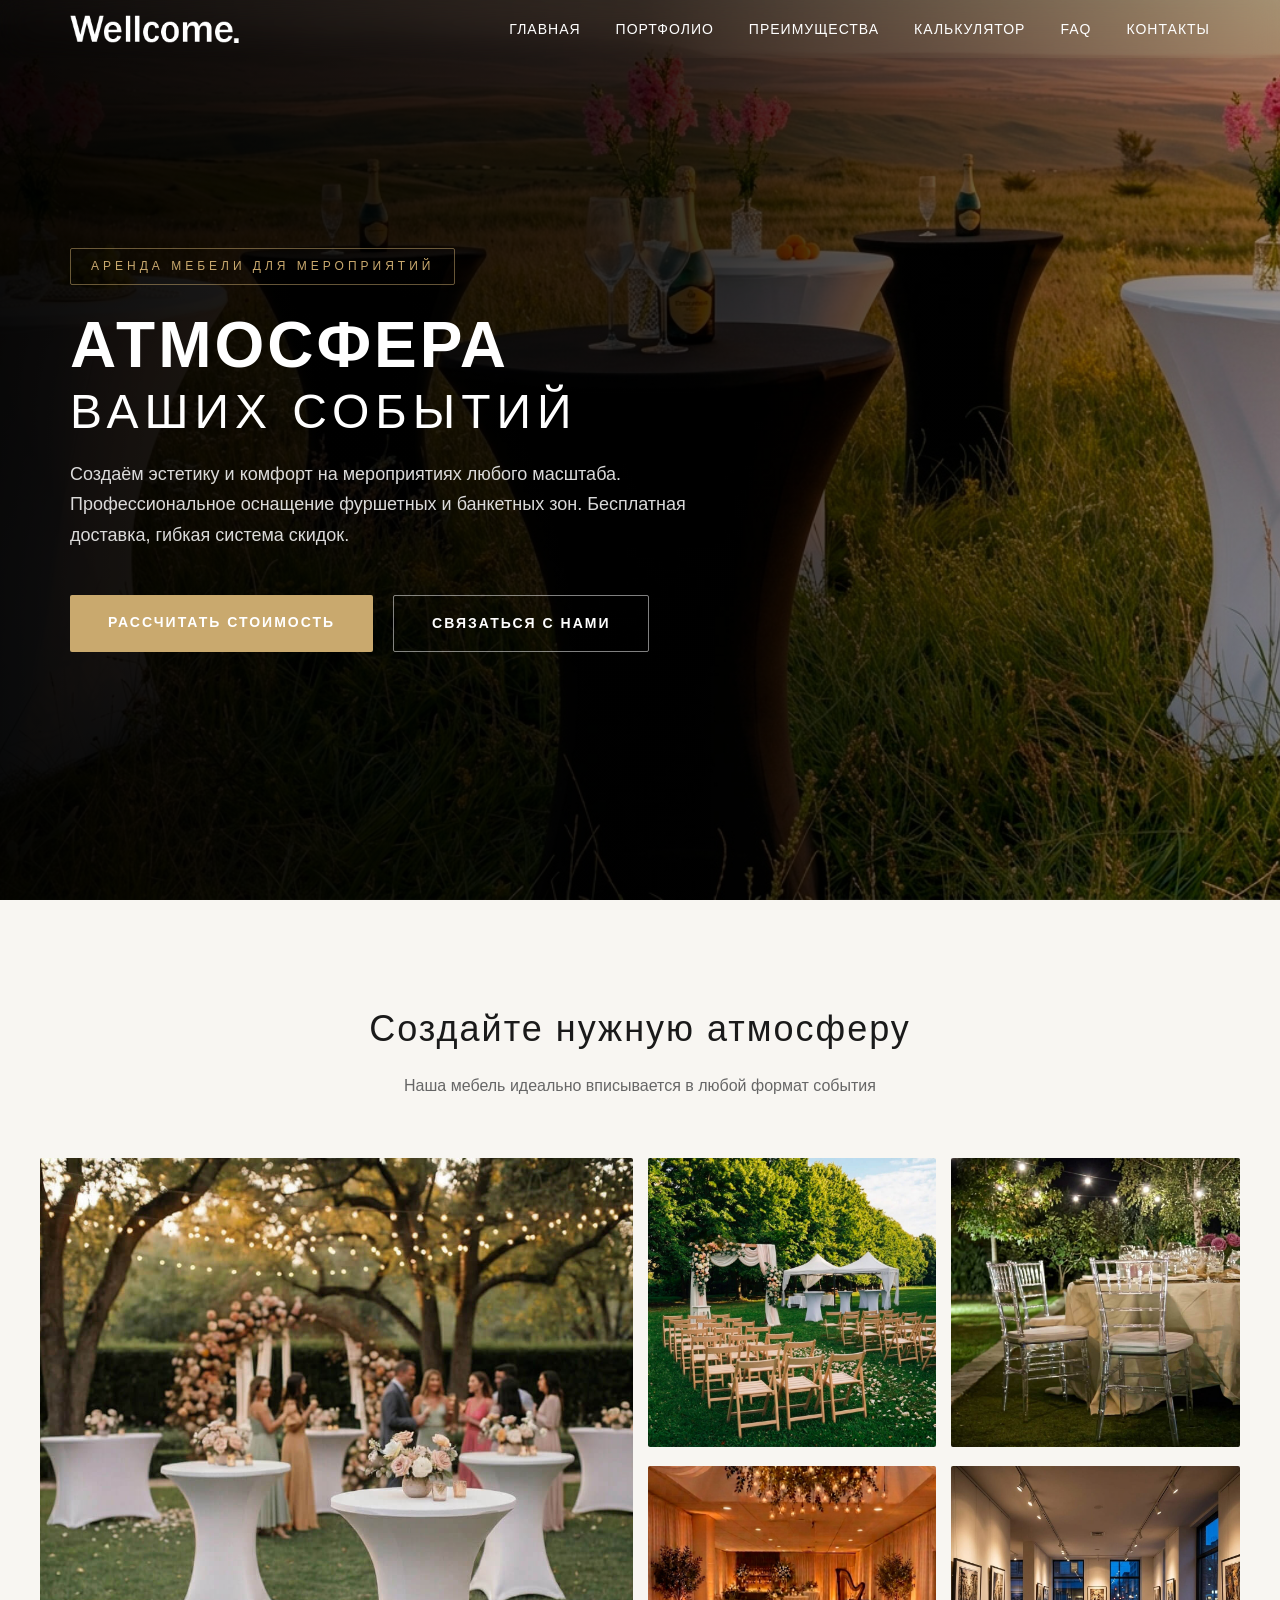
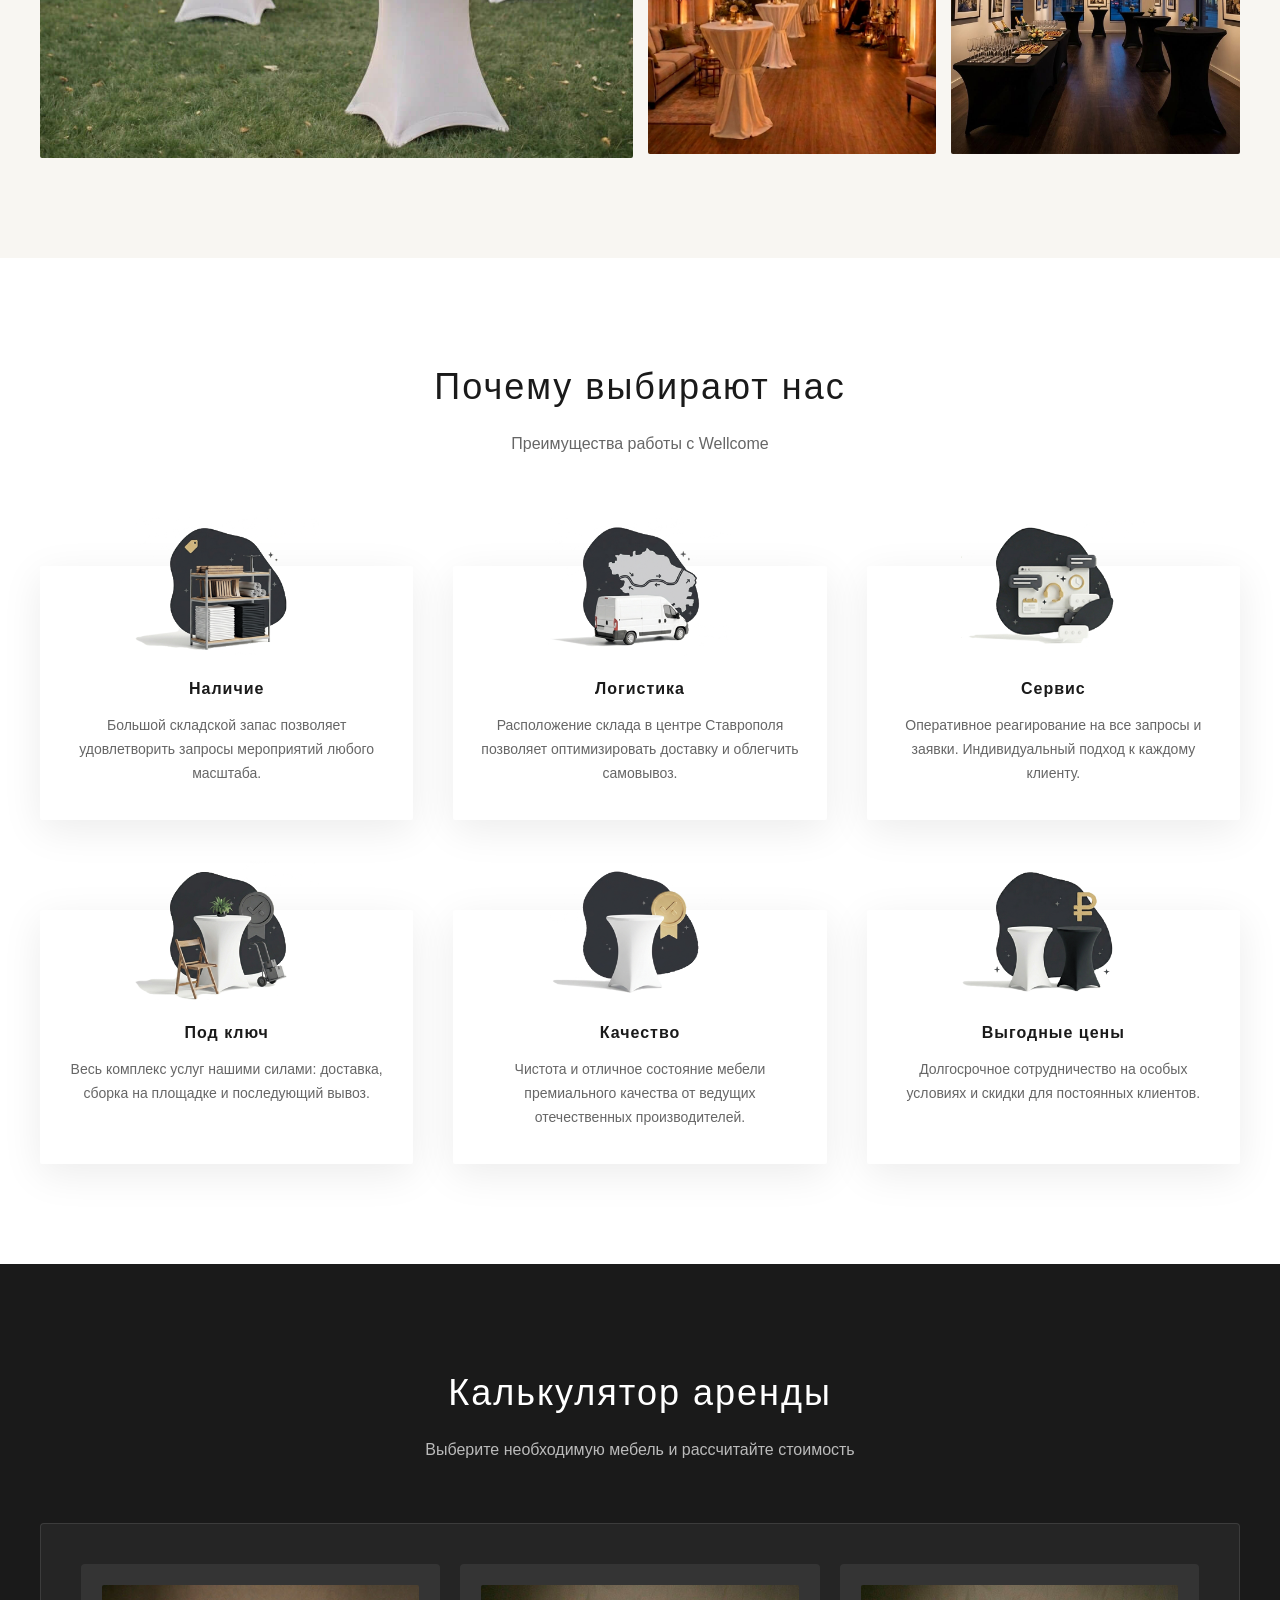
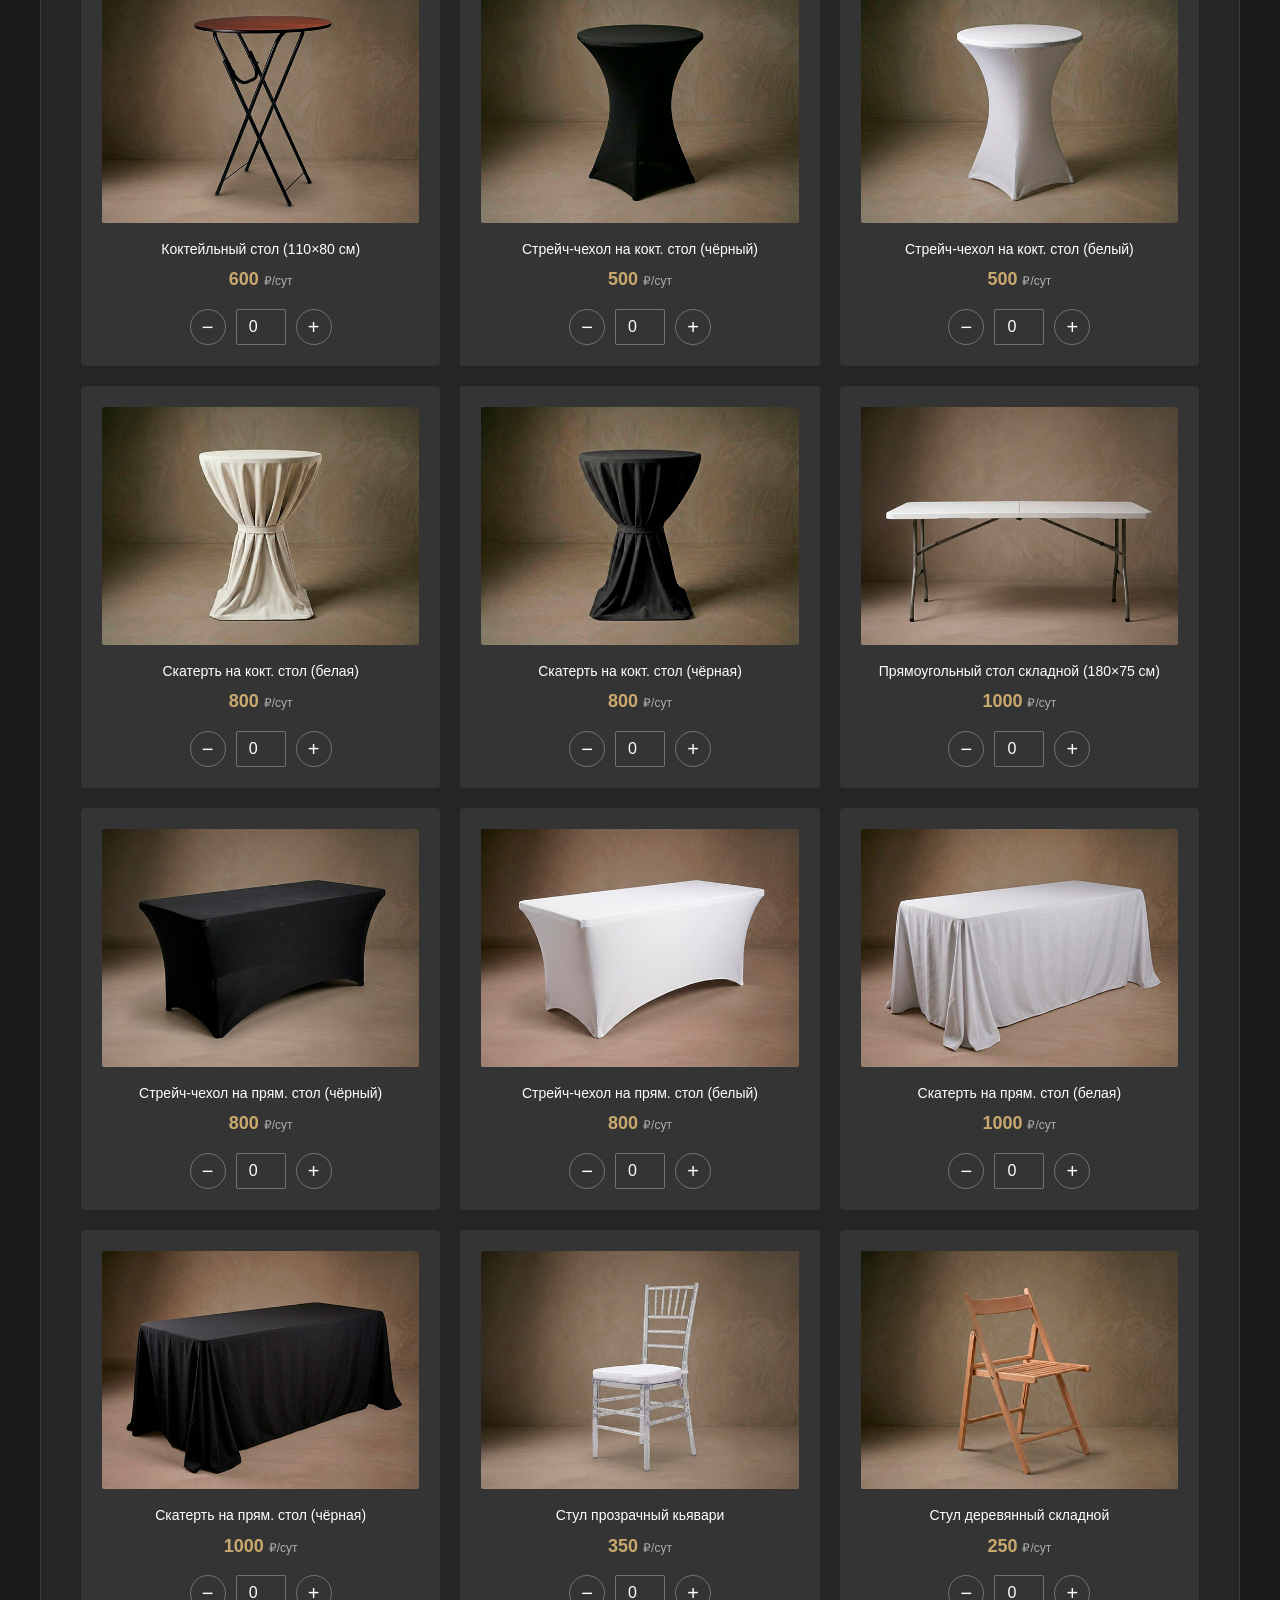
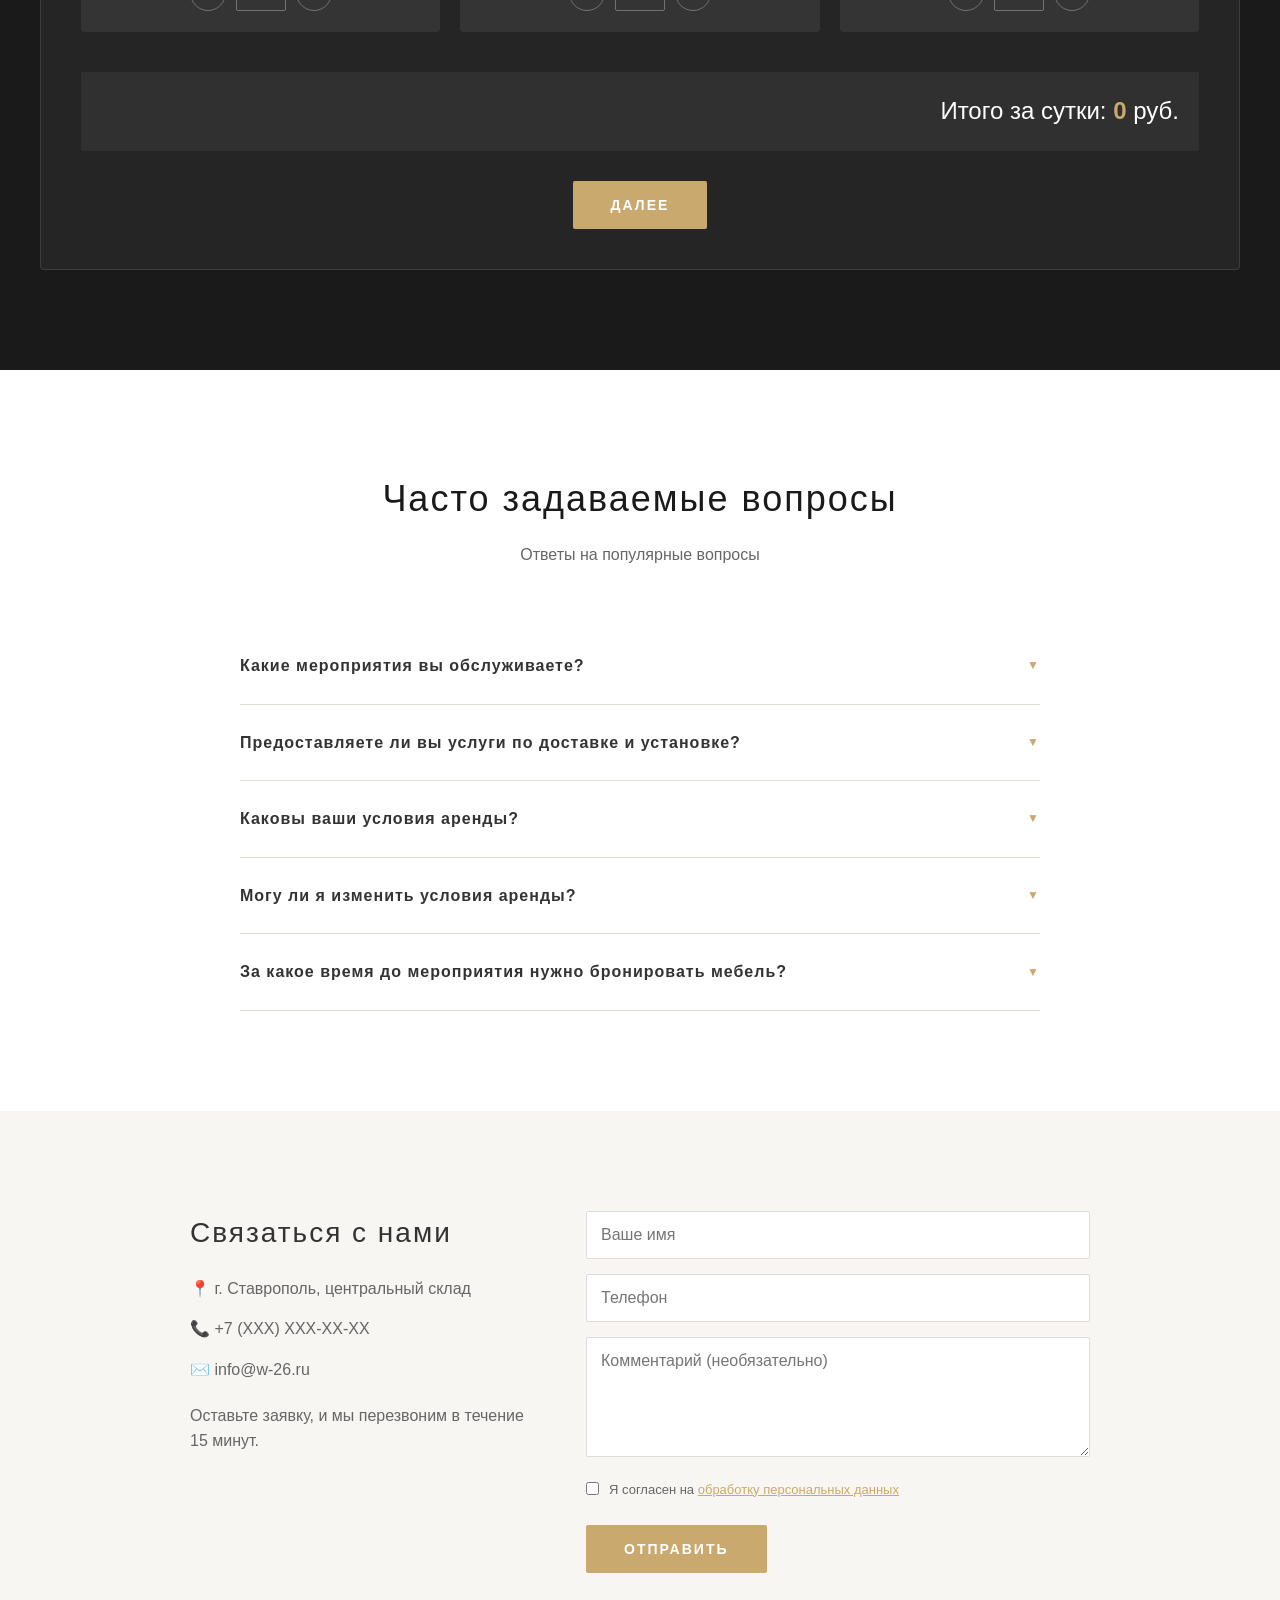
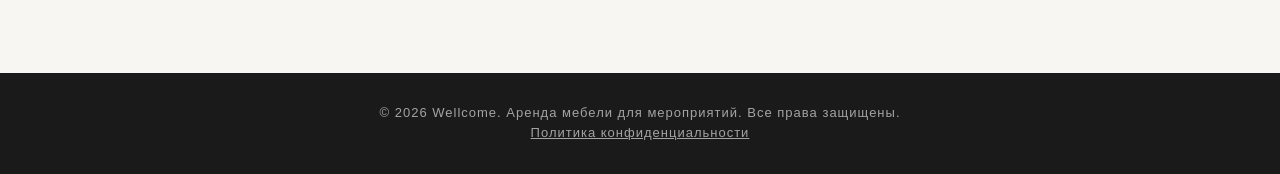
<file: index.html>
<!DOCTYPE html>
<html lang="ru">
<head>
    <meta charset="UTF-8">
    <meta name="viewport" content="width=device-width, initial-scale=1.0">
    <title>Аренда мебели для мероприятий в Ставрополе | Коктейльные столы и стулья | Wellcome</title>
	<meta name="description" content="Аренда коктейльных столов, стульев кьявари и скатертей для свадеб и банкетов в Ставрополе. Бесплатная доставка, сборка и вывоз. Цены от 250 руб./сутки. Калькулятор онлайн.">
	<meta name="keywords" content="аренда мебели Ставрополь, аренда коктейльных столов, стулья кьявари аренда, аренда столов для свадьбы, аренда скатертей, стрейч чехлы аренда, прокат мебели для мероприятий">
	<!-- Open Graph / Соцсети -->	
	<meta property="og:type" content="website">
	<meta property="og:title" content="Wellcome — Аренда мебели для мероприятий в Ставрополе">
	<meta property="og:description" content="Коктейльные столы, стулья кьявари, скатерти и стрейч-чехлы в аренду. Бесплатная доставка, гибкие скидки. Рассчитайте стоимость онлайн.">
	<meta property="og:url" content="https:/w-26.ru">
	<meta property="og:image" content="https://w-26.ru/images/og-image.jpg">
	<meta property="og:image:width" content="1200">
	<meta property="og:image:height" content="630">
	<meta property="og:locale" content="ru_RU">
	<meta property="og:site_name" content="Wellcome">
	
	<!-- Twitter Card (на случай шеринга в Twitter) -->
	<meta name="twitter:card" content="summary_large_image">
	<meta name="twitter:title" content="Wellcome — Аренда мебели для мероприятий">
	<meta name="twitter:description" content="Атмосфера ваших событий. Коктейльные столы, стулья кьявари, скатерти. Доставка по Ставрополю.">
	<meta name="twitter:image" content="https://w-26.ru/images/og-image.jpg">
	
	<link rel="stylesheet" href="styles.css">
	<link rel="icon" type="image/x-icon" href="images/favicon.ico">
</head>
<body>

    <!-- Header -->
    <header class="header" id="header">
        <div class="header-container">
            <a href="#" class="logo"><img src="images/logo.png" alt="Wellcome" class="logo-img"></a>
            <nav>
                <ul class="nav-menu" id="navMenu">
                    <li><a href="#hero" onclick="closeMenu()">Главная</a></li>
                    <li><a href="#gallery" onclick="closeMenu()">Портфолио</a></li>
                    <li><a href="#advantages" onclick="closeMenu()">Преимущества</a></li>
                    <li><a href="#calculator" onclick="closeMenu()">Калькулятор</a></li>
                    <li><a href="#faq" onclick="closeMenu()">FAQ</a></li>
                    <li><a href="#contact" onclick="closeMenu()">Контакты</a></li>
                </ul>
            </nav>
            <div class="burger" id="burger" onclick="toggleMenu()">
                <span></span><span></span><span></span>
            </div>
        </div>
    </header>

    <!-- Hero -->
    <section class="hero" id="hero">
		<div class="section-container" style="position: relative; z-index: 2; display: flex; align-items: center; min-height: 100vh;">
			<div class="hero-content">
				<div class="hero-tag">Аренда мебели для мероприятий</div>
				<h1 class="hero-title">Атмосфера<br><span class="hero-title-light">ваших событий</span></h1>
				<p class="hero-desc">Создаём эстетику и комфорт на мероприятиях любого масштаба. Профессиональное оснащение фуршетных и банкетных зон. Бесплатная доставка, гибкая система скидок.</p>
				<div class="hero-buttons">
					<a href="#calculator" class="btn btn-primary">Рассчитать стоимость</a>
					<a href="#contact" class="btn btn-outline">Связаться с нами</a>
				</div>
			</div>
		</div>
    </section>

    <!-- Gallery -->
    <section class="gallery" id="gallery">
        <div class="section-container">
            <h2 class="section-title">Создайте нужную атмосферу</h2>
            <p class="section-subtitle">Наша мебель идеально вписывается в любой формат события</p>
            <div class="gallery-grid">
                <div class="gallery-item large">
                    <img src="images/cocktail-tables.jpg" alt="Аренда коктейльных столов в Ставрополе">
                </div>
                <div class="gallery-item">
                    <img src="images/wooden-chairs.jpg" alt="Стулья складные">
                </div>
                <div class="gallery-item">
                    <img src="images/chiavari-chairs.jpg" alt="Стулья кьявари для банкета в аренду">
                </div>
                <div class="gallery-item">
                    <img src="images/cocktail-tables-2.jpg" alt="Скатерти на коктейльные столы">
                </div>
                <div class="gallery-item">
                    <img src="images/cocktail-tables-black.jpg" alt="Коктейльные столы с черными стрейч-чехлами">
                </div>
            </div>
        </div>
    </section>

    <!-- Advantages -->
    <section id="advantages">
    	<div class="section-container">
        	<h2 class="section-title">Почему выбирают нас</h2>
        	<p class="section-subtitle">Преимущества работы с Wellcome</p>
        	<div class="advantages-grid">
            	<div class="advantage-card">
                	<div class="advantage-icon">
                    	<img src="images/advantage-availability.png" alt="Наличие">
                	</div>
					<h3 class="advantage-title">Наличие</h3>
                	<p class="advantage-text">Большой складской запас позволяет удовлетворить запросы мероприятий любого масштаба.</p>
            	</div>
            	<div class="advantage-card">
                	<div class="advantage-icon">
                    	<img src="images/advantage-logistics.png" alt="Логистика">
                	</div>
					<h3 class="advantage-title">Логистика</h3>
                	<p class="advantage-text">Расположение склада в центре Ставрополя позволяет оптимизировать доставку и облегчить самовывоз.</p>
            	</div>
            	<div class="advantage-card">
                	<div class="advantage-icon">
                    	<img src="images/advantage-service.png" alt="Сервис">
                	</div>
					<h3 class="advantage-title">Сервис</h3>
                	<p class="advantage-text">Оперативное реагирование на все запросы и заявки. Индивидуальный подход к каждому клиенту.</p>
            	</div>
            	<div class="advantage-card">
                	<div class="advantage-icon">
                    	<img src="images/advantage-turnkey.png" alt="Под ключ">
                	</div>
					<h3 class="advantage-title">Под ключ</h3>
                	<p class="advantage-text">Весь комплекс услуг нашими силами: доставка, сборка на площадке и последующий вывоз.</p>
            	</div>
            	<div class="advantage-card">
                	<div class="advantage-icon">
                    	<img src="images/advantage-quality.png" alt="Качество">
                	</div>
					<h3 class="advantage-title">Качество</h3>
                	<p class="advantage-text">Чистота и отличное состояние мебели премиального качества от ведущих отечественных производителей.</p>
            	</div>
            	<div class="advantage-card">
                	<div class="advantage-icon">
                    	<img src="images/advantage-price.png" alt="Выгодные цены">
                	</div>
					<h3 class="advantage-title">Выгодные цены</h3>
                	<p class="advantage-text">Долгосрочное сотрудничество на особых условиях и скидки для постоянных клиентов.</p>
            	</div>
        	</div>
    	</div>
	</section>

    <!-- Calculator -->
    <section class="calculator" id="calculator">
        <div class="section-container">
            <h2 class="section-title">Калькулятор аренды</h2>
            <p class="section-subtitle">Выберите необходимую мебель и рассчитайте стоимость</p>
            <div class="calc-wrapper">
                <!-- Шаг 1 -->
                <div class="calc-step active" id="step1">
                    <div class="products-grid" id="productsGrid"></div>
                    <div class="calc-total-display">
                        Итого за сутки: <span id="totalPerDay">0</span> руб.
                    </div>
                    <div class="calc-buttons">
                        <button class="btn btn-primary" onclick="goToStep2()">Далее</button>
                    </div>
                </div>
                <!-- Шаг 2 -->
                <div class="calc-step" id="step2">
                    <div class="summary-list" id="summaryList"></div>
                    <div class="date-row">
                        <div class="date-field">
                            <label>Дата получения</label>
                            <input type="date" id="pickupDate" onchange="recalculate()">
                        </div>
                        <div class="date-field">
                            <label>Дата возврата</label>
                            <input type="date" id="returnDate" onchange="recalculate()">
                        </div>
                    </div>
                    <div class="discount-info">
                        <strong>Система скидок:</strong><br>
                        2-е сутки аренды — скидка <strong>20%</strong><br>
                        3-и и последующие сутки — скидка <strong>50%</strong>
                    </div>
                    <div class="final-price">
                        Итого: <span id="finalPrice">0</span> руб.
                    </div>
                    <div class="calc-buttons" style="display: flex; gap: 15px; justify-content: center;">
                        <button class="btn btn-outline" onclick="goToStep1()">Назад</button>
                        <button class="btn btn-primary" onclick="openModal()">Забронировать</button>
                    </div>
                </div>
            </div>
        </div>
    </section>

    <!-- Modal -->
    <div class="modal-overlay" id="modalOverlay">
        <div class="modal">
            <h3>Забронировать</h3>
            <p>Оставьте контакты, и мы свяжемся для подтверждения</p>
            <input type="text" placeholder="Ваше имя" id="clientName">
            <input type="tel" placeholder="Номер телефона" id="clientPhone">
			<input type="text" name="honeypot" style="display:none;" tabindex="-1" autocomplete="off">
			<label style="display: flex; align-items: flex-start; gap: 10px; text-align: left; margin-bottom: 15px; font-size: 13px; color: #666; cursor: pointer;">
				<input type="checkbox" id="calcAgreement" style="margin-top: 2px; width: auto; accent-color: var(--gold);">
				<span>Я согласен на <a href="privacy.html" target="_blank" style="color: var(--gold); text-decoration: underline;">обработку персональных данных</a></span>
			</label>		
            <button class="btn btn-primary" onclick="submitBooking()">Отправить заявку</button>
            <button class="btn btn-close-modal" onclick="closeModal()">Закрыть</button>
        </div>
    </div>

    <!-- FAQ -->
    <section id="faq">
        <div class="section-container">
            <h2 class="section-title">Часто задаваемые вопросы</h2>
            <p class="section-subtitle">Ответы на популярные вопросы</p>
            <div class="faq-list">
                <div class="faq-item" onclick="toggleFaq(this)">
                    <div class="faq-question">Какие мероприятия вы обслуживаете? <span class="faq-arrow">▼</span></div>
                    <div class="faq-answer">Мы работаем на мероприятиях любого формата: свадьбы, корпоративы, дни рождения, фуршеты, выставки, конференции, частные вечеринки. Наш опыт позволяет адаптироваться под любые задачи.</div>
                </div>
                <div class="faq-item" onclick="toggleFaq(this)">
                    <div class="faq-question">Предоставляете ли вы услуги по доставке и установке? <span class="faq-arrow">▼</span></div>
                    <div class="faq-answer">Да, мы предлагаем полный цикл: доставка в удобное время, профессиональная сборка и установка мебели на площадке, а также оперативный вывоз после мероприятия.</div>
                </div>
                <div class="faq-item" onclick="toggleFaq(this)">
                    <div class="faq-question">Каковы ваши условия аренды? <span class="faq-arrow">▼</span></div>
                    <div class="faq-answer">Стандартный срок аренды — сутки. При более длительном использовании действует система скидок: 2-е сутки — скидка 20%, 3-и и последующие — скидка 50%. Для постоянных партнеров — особые условия.</div>
                </div>
                <div class="faq-item" onclick="toggleFaq(this)">
                    <div class="faq-question">Могу ли я изменить условия аренды? <span class="faq-arrow">▼</span></div>
                    <div class="faq-answer">Да, мы идём навстречу нашим клиентам. Вы можете скорректировать количество позиций, даты или состав заказа. Пожалуйста, сообщайте об изменениях не позднее чем за 24 часа до мероприятия.</div>
                </div>
                <div class="faq-item" onclick="toggleFaq(this)">
                    <div class="faq-question">За какое время до мероприятия нужно бронировать мебель? <span class="faq-arrow">▼</span></div>
                    <div class="faq-answer">Рекомендуем бронировать за 7-14 дней до даты, особенно в высокий свадебный сезон. Но мы стараемся помочь даже при срочных заказах — всё зависит от наличия.</div>
                </div>
            </div>
        </div>
    </section>

    <!-- Contact -->
    <section class="contact" id="contact">
        <div class="section-container">
            <div class="contact-wrapper">
                <div class="contact-info">
                    <h3>Связаться с нами</h3>
                    <p class="contact-detail">📍 г. Ставрополь, центральный склад</p>
                    <p class="contact-detail">📞 +7 (XXX) XXX-XX-XX</p>
                    <p class="contact-detail">✉️ info@w-26.ru</p>
                    <p style="margin-top: 20px; color: var(--text-light);">Оставьте заявку, и мы перезвоним в течение 15 минут.</p>
                </div>
                <form class="contact-form" onsubmit="handleContactForm(event)">
                    <input type="text" placeholder="Ваше имя" required>
                    <input type="tel" placeholder="Телефон" required>
					<input type="text" name="honeypot" style="display:none;" tabindex="-1" autocomplete="off">
                    <textarea placeholder="Комментарий (необязательно)"></textarea>
					<label style="display: flex; align-items: flex-start; gap: 10px; text-align: left; margin-bottom: 15px; font-size: 13px; color: #666; cursor: pointer;">
						<input type="checkbox" id="contactAgreement" style="margin-top: 2px; width: auto; accent-color: var(--gold);">
						<span>Я согласен на <a href="privacy.html" target="_blank" style="color: var(--gold); text-decoration: underline;">обработку персональных данных</a></span>
					</label>
                    <button type="submit" class="btn btn-primary">Отправить</button>
                </form>
            </div>
        </div>
    </section>

    <footer>
		© 2026 Wellcome. Аренда мебели для мероприятий. Все права защищены.<br>
		<a href="privacy.html" style="color: rgba(255,255,255,0.6);">Политика конфиденциальности</a>
	</footer>

    <script src="script.js"></script>
</body>
</html>
</file>
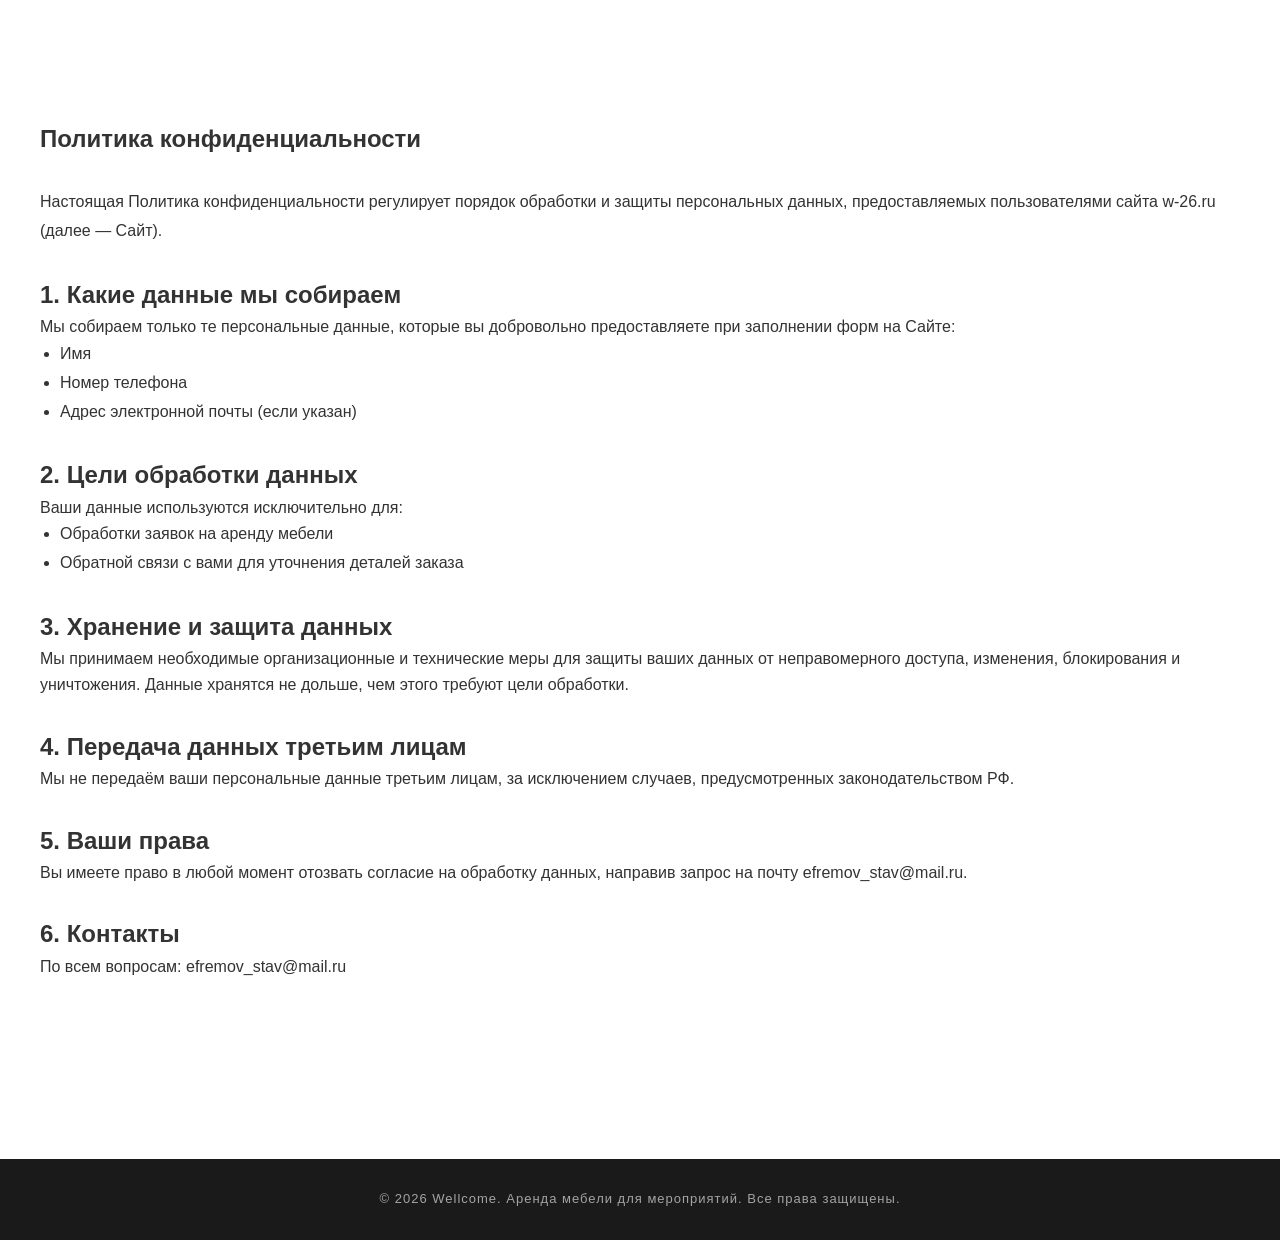
<file: privacy.html>
<!DOCTYPE html>
<html lang="ru">
<head>
    <meta charset="UTF-8">
    <meta name="viewport" content="width=device-width, initial-scale=1.0">
    <title>Политика конфиденциальности — Wellcome</title>
    <link rel="stylesheet" href="styles.css">
</head>
<body>
    <section style="padding-top: 120px;">
        <div class="section-container">
            <h1>Политика конфиденциальности</h1>
            <p style="margin-top: 30px; line-height: 1.8;">
                Настоящая Политика конфиденциальности регулирует порядок обработки и защиты персональных данных, 
                предоставляемых пользователями сайта w-26.ru (далее — Сайт).
            </p>

            <h2 style="margin-top: 30px;">1. Какие данные мы собираем</h2>
            <p>Мы собираем только те персональные данные, которые вы добровольно предоставляете при заполнении форм на Сайте:</p>
            <ul style="margin-left: 20px; line-height: 1.8;">
                <li>Имя</li>
                <li>Номер телефона</li>
                <li>Адрес электронной почты (если указан)</li>
            </ul>

            <h2 style="margin-top: 30px;">2. Цели обработки данных</h2>
            <p>Ваши данные используются исключительно для:</p>
            <ul style="margin-left: 20px; line-height: 1.8;">
                <li>Обработки заявок на аренду мебели</li>
                <li>Обратной связи с вами для уточнения деталей заказа</li>
            </ul>

            <h2 style="margin-top: 30px;">3. Хранение и защита данных</h2>
            <p>Мы принимаем необходимые организационные и технические меры для защиты ваших данных от неправомерного 
            доступа, изменения, блокирования и уничтожения. Данные хранятся не дольше, чем этого требуют цели обработки.</p>

            <h2 style="margin-top: 30px;">4. Передача данных третьим лицам</h2>
            <p>Мы не передаём ваши персональные данные третьим лицам, за исключением случаев, предусмотренных 
            законодательством РФ.</p>

            <h2 style="margin-top: 30px;">5. Ваши права</h2>
            <p>Вы имеете право в любой момент отозвать согласие на обработку данных, направив запрос на почту 
            efremov_stav@mail.ru.</p>

            <h2 style="margin-top: 30px;">6. Контакты</h2>
            <p>По всем вопросам: efremov_stav@mail.ru</p>
        </div>
    </section>
    <footer style="margin-top: 80px;">
        © 2026 Wellcome. Аренда мебели для мероприятий. Все права защищены.
    </footer>
</body>
</html>
</file>
<file: styles.css>
:root {
    --gold: #c9a96e;
    --gold-dark: #b8944f;
    --dark: #1a1a1a;
    --white: #ffffff;
    --gray: #f8f6f2;
    --text: #333333;
    --text-light: #666666;
    --shadow: 0 10px 40px rgba(0, 0, 0, 0.08);
    --transition: all 0.3s ease;
}

* {
    margin: 0;
    padding: 0;
    box-sizing: border-box;
}

html {
    scroll-behavior: smooth;
}

body {
    font-family: 'Segoe UI', 'Helvetica Neue', Arial, sans-serif;
    color: var(--text);
    background: var(--white);
    line-height: 1.6;
    overflow-x: hidden;
}

/* --- Header & Navigation --- */
.header {
    position: fixed;
    top: 0;
    left: 0;
    width: 100%;
    z-index: 1000;
    background: transparent;
    transition: background 0.4s ease, padding 0.3s ease;
    backdrop-filter: blur(15px);
    -webkit-backdrop-filter: blur(15px);
    padding: 15px 0;
    transition: var(--transition);
}

.header.scrolled {
    background: rgba(26, 26, 26, 0.95);
    padding: 10px 0;
    box-shadow: 0 2px 20px rgba(0, 0, 0, 0.3);
}

.header-container {
    max-width: 1200px;
    margin: 0 auto;
    padding: 0 30px;
    display: flex;
    align-items: center;
    justify-content: space-between;
}

.logo {
    text-decoration: none;
    display: flex;
    align-items: center;
}

.logo-img {
    height: 28px;
    width: auto;
    display: block;
}

.nav-menu {
    display: flex;
    list-style: none;
    gap: 35px;
    align-items: center;
}

.nav-menu a {
    color: var(--white);
    text-decoration: none;
    font-size: 14px;
    font-weight: 500;
    letter-spacing: 1px;
    text-transform: uppercase;
    transition: var(--transition);
    position: relative;
}

.nav-menu a::after {
    content: '';
    position: absolute;
    bottom: -4px;
    left: 0;
    width: 0;
    height: 1px;
    background: var(--gold);
    transition: var(--transition);
}

.nav-menu a:hover::after {
    width: 100%;
}

.nav-menu a:hover {
    color: var(--gold);
}

/* Мобильное меню */
.burger {
    display: none;
    flex-direction: column;
    gap: 5px;
    cursor: pointer;
    z-index: 1001;
}

.burger span {
    width: 28px;
    height: 2px;
    background: var(--white);
    transition: var(--transition);
}

/* --- Hero Section --- */
.hero {
    min-height: 100vh;
    position: relative;
    display: block;
    background: url('images/hero.jpg') top/cover no-repeat;
    overflow: hidden;
    padding: 0;
}

.hero .section-container {
    position: relative;
    z-index: 2;
    display: flex;
    align-items: center;
    min-height: 100vh;
    margin: 0;
    padding: 0 30px;
    max-width: 1200px;
    margin-left: auto;
    margin-right: auto;
    justify-content: flex-start;
}

.hero::before {
    content: '';
    position: absolute;
    top: 0;
    left: 0;
    width: 100%;
    height: 100%;
	background: linear-gradient(90deg, rgba(0, 0, 0, 0.95) 0%, rgba(0, 0, 0, 0.8) 50%, rgba(0, 0, 0, 0.35) 100%);
    z-index: 1;
}

.hero-content {
    position: relative;
    z-index: 2;
    text-align: left;
    max-width: 700px;
    padding: 0;
}

.hero-tag {
    display: inline-block;
    color: var(--gold);
    font-size: 12px;
    letter-spacing: 4px;
    text-transform: uppercase;
    margin-bottom: 25px;
    border: 1px solid rgba(201, 169, 110, 0.5);
    padding: 8px 20px;
    border-radius: 2px;
}

.hero-title {
    font-size: 64px;
    font-weight: 700;
    color: var(--white);
    line-height: 1.1;
    margin-bottom: 20px;
    letter-spacing: 3px;
	text-transform: uppercase;
}

.hero-title-light {
    font-weight: 300;
    font-size: 48px;
    letter-spacing: 6px;
    display: block;
    margin-top: 5px;
	text-transform: uppercase;
}

.hero-title strong {
    font-weight: 700;
    color: var(--gold);
}

.hero-desc {
    font-size: 18px;
    color: rgba(255, 255, 255, 0.85);
    margin-bottom: 45px;
    line-height: 1.7;
    font-weight: 300;
}

.hero-buttons {
    display: flex;
    gap: 20px;
    justify-content: flex-start;
    flex-wrap: wrap;
}

.btn {
    display: inline-block;
    padding: 16px 38px;
    font-size: 14px;
    letter-spacing: 2px;
    text-transform: uppercase;
    text-decoration: none;
    border-radius: 2px;
    cursor: pointer;
    transition: var(--transition);
    font-weight: 600;
    border: none;
}

.btn-primary {
    background: var(--gold);
    color: var(--white);
}

.btn-primary:hover {
    background: var(--gold-dark);
    transform: translateY(-2px);
    box-shadow: 0 10px 30px rgba(201, 169, 110, 0.4);
}

.btn-outline {
    background: transparent;
    color: var(--white);
    border: 1px solid rgba(255, 255, 255, 0.5);
}

.btn-outline:hover {
    background: rgba(255, 255, 255, 0.1);
    border-color: var(--white);
}

/* --- Section Common --- */
section {
    padding: 100px 30px;
}

.section-container {
    max-width: 1200px;
    margin: 0 auto;
}

.section-title {
    text-align: center;
    font-size: 36px;
    font-weight: 300;
    letter-spacing: 2px;
    margin-bottom: 15px;
    color: var(--dark);
}

.section-subtitle {
    text-align: center;
    color: var(--text-light);
    margin-bottom: 60px;
    font-size: 16px;
    font-weight: 300;
}

/* --- Gallery Block --- */
.gallery {
    background: var(--gray);
}

.gallery-grid {
    display: grid;
    grid-template-columns: repeat(4, 1fr);
    gap: 15px;
}

.gallery-item {
    position: relative;
    overflow: hidden;
    border-radius: 2px;
    aspect-ratio: 1;
    background: #ddd;
    cursor: pointer;
}

.gallery-item img {
    width: 100%;
    height: 100%;
    object-fit: cover;
    transition: transform 0.6s ease;
}

.gallery-item:hover img {
    transform: scale(1.08);
}

.gallery-item.large {
    grid-column: span 2;
    grid-row: span 2;
    aspect-ratio: auto;
}

/* --- Advantages --- */
.advantages-grid {
    display: grid;
    grid-template-columns: repeat(3, 1fr);
    gap: 40px;
}

.advantage-title {
    font-weight: 600;
    margin-bottom: 12px;
    letter-spacing: 1px;
    font-size: 16px;
    color: var(--dark);
}

.advantage-card {
    text-align: center;
    padding: 60px 25px 35px;
    background: var(--white);
    border-radius: 2px;
    transition: var(--transition);
    box-shadow: var(--shadow);
    position: relative;
    margin-top: 50px;
}

.advantage-card:hover {
    transform: translateY(-5px);
    box-shadow: 0 20px 50px rgba(0, 0, 0, 0.12);
}

.advantage-icon {
    width: 184px;
    height: 140px;
    margin: -110px auto 20px;
    display: flex;
    align-items: center;
    justify-content: center;
}

.advantage-icon img {
    width: 100%;
    height: 100%;
    object-fit: contain;
    display: block;
}

.advantage-text {
    color: var(--text-light);
    font-size: 14px;
    line-height: 1.7;
}

/* --- Calculator --- */
.calculator {
    background: var(--dark);
    color: var(--white);
}

.calculator .section-title {
    color: var(--white);
}

.calculator .section-subtitle {
    color: rgba(255, 255, 255, 0.7);
}

.calc-wrapper {
    background: rgba(255, 255, 255, 0.05);
    border-radius: 4px;
    padding: 40px;
    border: 1px solid rgba(255, 255, 255, 0.1);
}

.calc-step {
    display: none;
}

.calc-step.active {
    display: block;
}

.products-grid {
    display: grid;
    grid-template-columns: repeat(auto-fill, minmax(280px, 1fr));
    gap: 20px;
    margin-bottom: 40px;
}

.product-card {
    background: rgba(255, 255, 255, 0.07);
    border-radius: 4px;
    padding: 20px;
    text-align: center;
    transition: var(--transition);
    border: 1px solid transparent;
}

.product-card:hover {
    border-color: var(--gold);
    background: rgba(255, 255, 255, 0.1);
}

.product-img {
    width: 100%;
    height: auto;
    aspect-ratio: 4 / 3;
    background: rgba(255, 255, 255, 0.05);
    border-radius: 2px;
    margin-bottom: 15px;
    display: flex;
    align-items: center;
    justify-content: center;
    font-size: 48px;
    overflow: hidden;
}

.product-img img {
    width: 100%;
    height: 100%;
    object-fit: contain;
    display: block;
}

.product-img svg {
    width: 80px;
    height: 80px;
    opacity: 0.8;
}

.product-name {
    font-size: 14px;
    font-weight: 500;
    margin-bottom: 5px;
}

.product-price {
    color: var(--gold);
    font-size: 18px;
    font-weight: 700;
    margin-bottom: 15px;
}

.product-price small {
    font-weight: 400;
    font-size: 12px;
    color: rgba(255, 255, 255, 0.6);
}

.quantity-input {
    display: flex;
    align-items: center;
    justify-content: center;
    gap: 10px;
}

.qty-btn {
    width: 36px;
    height: 36px;
    border: 1px solid rgba(255, 255, 255, 0.3);
    background: transparent;
    color: var(--white);
    font-size: 20px;
    cursor: pointer;
    border-radius: 50%;
    transition: var(--transition);
    display: flex;
    align-items: center;
    justify-content: center;
    line-height: 1;
}

.qty-btn:hover {
    background: var(--gold);
    border-color: var(--gold);
}

.qty-input {
    width: 50px;
    text-align: center;
    background: transparent;
    border: 1px solid rgba(255, 255, 255, 0.3);
    color: var(--white);
    padding: 8px;
    font-size: 16px;
    border-radius: 2px;
}

.calc-total-display {
    text-align: right;
    font-size: 24px;
    font-weight: 300;
    margin-bottom: 30px;
    padding: 20px;
    background: rgba(255, 255, 255, 0.05);
    border-radius: 2px;
}

.calc-total-display span {
    color: var(--gold);
    font-weight: 700;
}

.calc-buttons {
    text-align: center;
}

/* Step 2 */
.summary-list {
    margin-bottom: 30px;
}

.summary-item {
    display: flex;
    align-items: center;
    gap: 15px;
    padding: 15px;
    background: rgba(255, 255, 255, 0.05);
    border-radius: 2px;
    margin-bottom: 10px;
}

.summary-item-img {
    width: 80px;
    height: 60px;
    background: rgba(255, 255, 255, 0.1);
    border-radius: 2px;
    flex-shrink: 0;
    display: flex;
    align-items: center;
    justify-content: center;
    font-size: 24px;
    overflow: hidden;
}

.summary-item-img img {
    width: 100%;
    height: 100%;
    object-fit: contain;
    display: block;
}

.summary-item-info {
    flex-grow: 1;
}

.summary-item-name {
    font-weight: 500;
    font-size: 14px;
}

.summary-item-qty {
    color: rgba(255, 255, 255, 0.6);
    font-size: 12px;
}

.summary-item-price {
    font-weight: 700;
    color: var(--gold);
}

.date-row {
    display: flex;
    gap: 20px;
    margin-bottom: 20px;
    flex-wrap: wrap;
}

.date-field {
    flex: 1;
    min-width: 200px;
}

.date-field label {
    display: block;
    margin-bottom: 8px;
    font-size: 13px;
    letter-spacing: 1px;
    text-transform: uppercase;
    color: rgba(255, 255, 255, 0.7);
}

.date-field input {
    width: 100%;
    padding: 14px;
    background: rgba(255, 255, 255, 0.08);
    border: 1px solid rgba(255, 255, 255, 0.2);
    color: var(--white);
    font-size: 16px;
    border-radius: 2px;
}

.discount-info {
    padding: 20px;
    background: rgba(201, 169, 110, 0.1);
    border: 1px solid rgba(201, 169, 110, 0.3);
    border-radius: 2px;
    margin-bottom: 20px;
    font-size: 14px;
    line-height: 1.8;
    color: rgba(255, 255, 255, 0.9);
}

.discount-info strong {
    color: var(--gold);
}

.final-price {
    text-align: center;
    font-size: 36px;
    font-weight: 300;
    padding: 30px;
    background: rgba(255, 255, 255, 0.05);
    border-radius: 2px;
    margin-bottom: 30px;
}

.final-price span {
    color: var(--gold);
    font-weight: 700;
    display: block;
    font-size: 48px;
}

/* Modal */
.modal-overlay {
    display: none;
    position: fixed;
    top: 0;
    left: 0;
    width: 100%;
    height: 100%;
    background: rgba(0, 0, 0, 0.8);
    z-index: 2000;
    align-items: center;
    justify-content: center;
}

.modal-overlay.active {
    display: flex;
}

.modal {
    background: var(--white);
    padding: 50px 40px;
    border-radius: 4px;
    max-width: 450px;
    width: 90%;
    text-align: center;
    color: var(--text);
}

.modal h3 {
    font-weight: 300;
    font-size: 24px;
    letter-spacing: 1px;
    margin-bottom: 10px;
}

.modal p {
    color: var(--text-light);
    margin-bottom: 30px;
    font-size: 14px;
}

.modal input {
    width: 100%;
    padding: 14px;
    margin-bottom: 15px;
    border: 1px solid #ddd;
    font-size: 16px;
    border-radius: 2px;
}

.modal .btn {
    width: 100%;
}
.modal .btn-close-modal {
    background: transparent;
    color: var(--text);
    border: 1px solid #ddd;
    margin-top: 10px;
}

/* --- FAQ --- */
.faq-list {
    max-width: 800px;
    margin: 0 auto;
}

.faq-item {
    border-bottom: 1px solid #e0ddd5;
    padding: 25px 0;
    cursor: pointer;
}

.faq-question {
    font-weight: 600;
    letter-spacing: 1px;
    display: flex;
    justify-content: space-between;
    align-items: center;
    font-size: 16px;
}

.faq-answer {
    max-height: 0;
    overflow: hidden;
    transition: max-height 0.4s ease, padding 0.4s ease;
    color: var(--text-light);
    font-size: 14px;
    line-height: 1.7;
}

.faq-item.open .faq-answer {
    max-height: 200px;
    padding-top: 15px;
}

.faq-arrow {
    transition: transform 0.3s ease;
    font-size: 12px;
    color: var(--gold);
}

.faq-item.open .faq-arrow {
    transform: rotate(180deg);
}

/* --- Contact --- */
.contact {
    background: var(--gray);
}

.contact-wrapper {
    display: flex;
    gap: 60px;
    max-width: 900px;
    margin: 0 auto;
    flex-wrap: wrap;
}

.contact-info {
    flex: 1;
    min-width: 250px;
}

.contact-info h3 {
    font-weight: 300;
    font-size: 28px;
    letter-spacing: 2px;
    margin-bottom: 20px;
}

.contact-detail {
    margin-bottom: 15px;
    color: var(--text-light);
}

.contact-form {
    flex: 1.5;
    min-width: 300px;
}

.contact-form input,
.contact-form textarea {
    width: 100%;
    padding: 14px;
    margin-bottom: 15px;
    border: 1px solid #ddd;
    font-size: 16px;
    border-radius: 2px;
    font-family: inherit;
}
.contact-form textarea {
    height: 120px;
    resize: vertical;
}

/* --- Footer --- */
footer {
    text-align: center;
    padding: 30px;
    background: var(--dark);
    color: rgba(255, 255, 255, 0.6);
    font-size: 13px;
    letter-spacing: 1px;
}

/* --- Mobile --- */
@media (max-width: 768px) {
    .nav-menu {
        position: fixed;
        top: 0;
        right: -100%;
        width: 280px;
        height: 100vh;
        background: var(--dark);
        flex-direction: column;
        justify-content: center;
        gap: 30px;
        transition: right 0.4s ease;
    }
    .nav-menu.active {
        right: 0;
    }
    .burger {
        display: flex;
    }
    .hero-title {
        font-size: 32px;
    }
    .hero-desc {
        font-size: 15px;
    }
    section {
        padding: 60px 20px;
    }
    .gallery-grid {
        grid-template-columns: repeat(2, 1fr);
    }
    .gallery-item.large {
        grid-column: span 2;
        grid-row: span 1;
    }
    .advantages-grid {
        grid-template-columns: 1fr;
    }
    .calc-wrapper {
        padding: 20px;
    }
    .products-grid {
        grid-template-columns: repeat(2, 1fr);
        gap: 10px;
    }
    .product-card {
        padding: 12px;
    }
    .product-name {
        font-size: 11px;
    }
    .product-price {
        font-size: 14px;
    }
    .final-price {
        font-size: 24px;
    }
    .final-price span {
        font-size: 36px;
    }
}
</file>
